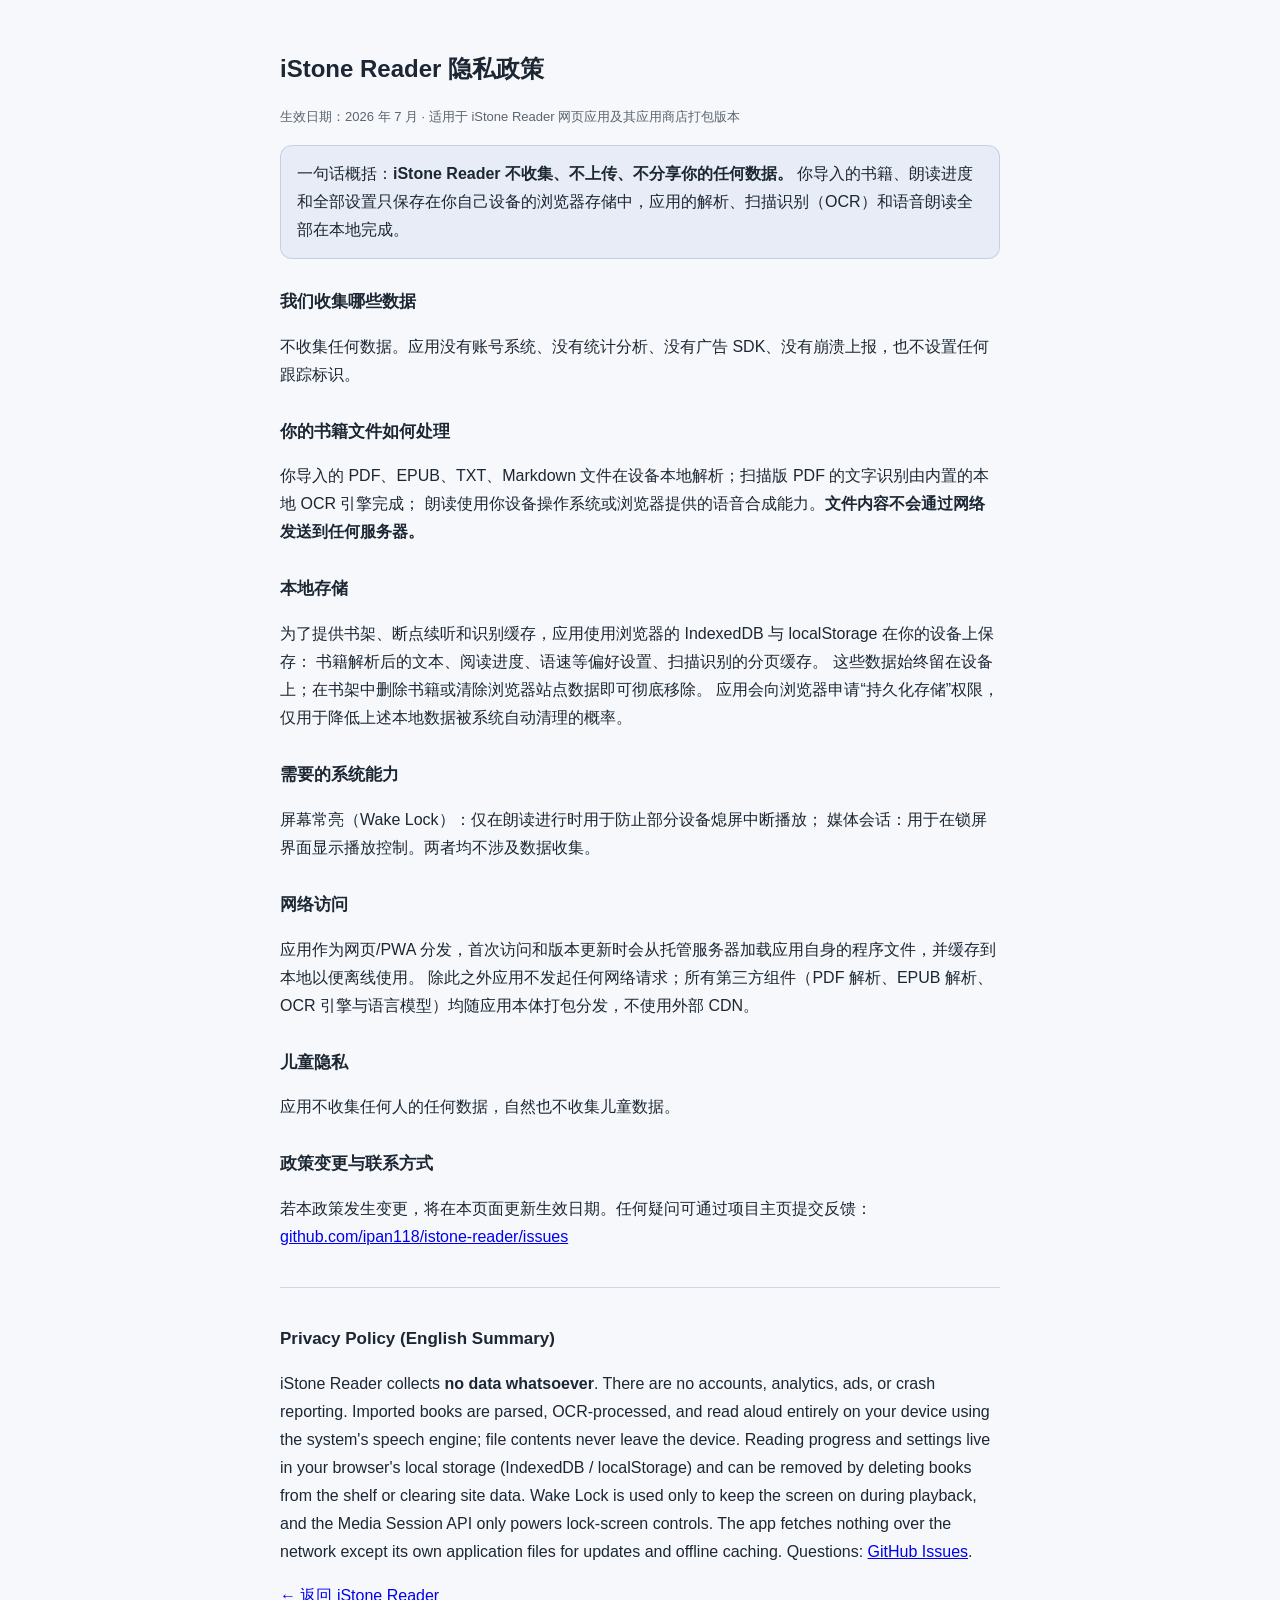
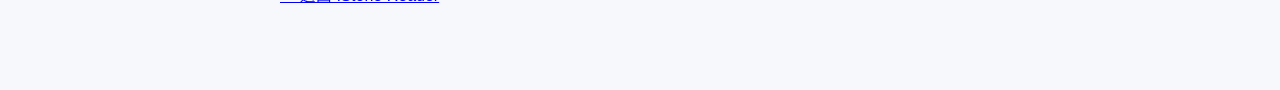
<file: privacy.html>
<!DOCTYPE html>
<html lang="zh-CN">
  <head>
    <meta charset="UTF-8" />
    <meta name="viewport" content="width=device-width, initial-scale=1.0" />
    <title>隐私政策 · iStone Reader</title>
    <link rel="icon" href="./assets/icon.svg" type="image/svg+xml" />
    <style>
      :root { color-scheme: light dark; }
      body {
        margin: 0 auto;
        max-width: 720px;
        padding: 32px 20px 64px;
        font-family: -apple-system, "Segoe UI", Roboto, "PingFang SC", "Microsoft YaHei", "Noto Sans SC", sans-serif;
        line-height: 1.75;
        color: #1c2733;
        background: #f6f8fc;
      }
      @media (prefers-color-scheme: dark) {
        body { color: #dbe4f0; background: #0f172a; }
        a { color: #7db3ff; }
      }
      h1 { font-size: 24px; }
      h2 { font-size: 17px; margin-top: 28px; }
      .meta { opacity: 0.7; font-size: 13px; }
      .highlight {
        padding: 14px 16px;
        border-radius: 12px;
        border: 1px solid rgba(125, 155, 200, 0.35);
        background: rgba(125, 155, 200, 0.12);
      }
      hr { border: 0; border-top: 1px solid rgba(125, 155, 200, 0.35); margin: 36px 0; }
    </style>
  </head>
  <body>
    <h1>iStone Reader 隐私政策</h1>
    <p class="meta">生效日期：2026 年 7 月 · 适用于 iStone Reader 网页应用及其应用商店打包版本</p>

    <p class="highlight">
      一句话概括：<strong>iStone Reader 不收集、不上传、不分享你的任何数据。</strong>
      你导入的书籍、朗读进度和全部设置只保存在你自己设备的浏览器存储中，应用的解析、扫描识别（OCR）和语音朗读全部在本地完成。
    </p>

    <h2>我们收集哪些数据</h2>
    <p>不收集任何数据。应用没有账号系统、没有统计分析、没有广告 SDK、没有崩溃上报，也不设置任何跟踪标识。</p>

    <h2>你的书籍文件如何处理</h2>
    <p>
      你导入的 PDF、EPUB、TXT、Markdown 文件在设备本地解析；扫描版 PDF 的文字识别由内置的本地 OCR 引擎完成；
      朗读使用你设备操作系统或浏览器提供的语音合成能力。<strong>文件内容不会通过网络发送到任何服务器。</strong>
    </p>

    <h2>本地存储</h2>
    <p>
      为了提供书架、断点续听和识别缓存，应用使用浏览器的 IndexedDB 与 localStorage 在你的设备上保存：
      书籍解析后的文本、阅读进度、语速等偏好设置、扫描识别的分页缓存。
      这些数据始终留在设备上；在书架中删除书籍或清除浏览器站点数据即可彻底移除。
      应用会向浏览器申请“持久化存储”权限，仅用于降低上述本地数据被系统自动清理的概率。
    </p>

    <h2>需要的系统能力</h2>
    <p>
      屏幕常亮（Wake Lock）：仅在朗读进行时用于防止部分设备熄屏中断播放；
      媒体会话：用于在锁屏界面显示播放控制。两者均不涉及数据收集。
    </p>

    <h2>网络访问</h2>
    <p>
      应用作为网页/PWA 分发，首次访问和版本更新时会从托管服务器加载应用自身的程序文件，并缓存到本地以便离线使用。
      除此之外应用不发起任何网络请求；所有第三方组件（PDF 解析、EPUB 解析、OCR 引擎与语言模型）均随应用本体打包分发，不使用外部 CDN。
    </p>

    <h2>儿童隐私</h2>
    <p>应用不收集任何人的任何数据，自然也不收集儿童数据。</p>

    <h2>政策变更与联系方式</h2>
    <p>
      若本政策发生变更，将在本页面更新生效日期。任何疑问可通过项目主页提交反馈：
      <a href="https://github.com/ipan118/istone-reader/issues">github.com/ipan118/istone-reader/issues</a>
    </p>

    <hr />

    <h2>Privacy Policy (English Summary)</h2>
    <p>
      iStone Reader collects <strong>no data whatsoever</strong>. There are no accounts, analytics, ads, or crash
      reporting. Imported books are parsed, OCR-processed, and read aloud entirely on your device using the system's
      speech engine; file contents never leave the device. Reading progress and settings live in your browser's local
      storage (IndexedDB / localStorage) and can be removed by deleting books from the shelf or clearing site data.
      Wake Lock is used only to keep the screen on during playback, and the Media Session API only powers lock-screen
      controls. The app fetches nothing over the network except its own application files for updates and offline
      caching. Questions: <a href="https://github.com/ipan118/istone-reader/issues">GitHub Issues</a>.
    </p>

    <p><a href="./">← 返回 iStone Reader</a></p>
  </body>
</html>
</file>
